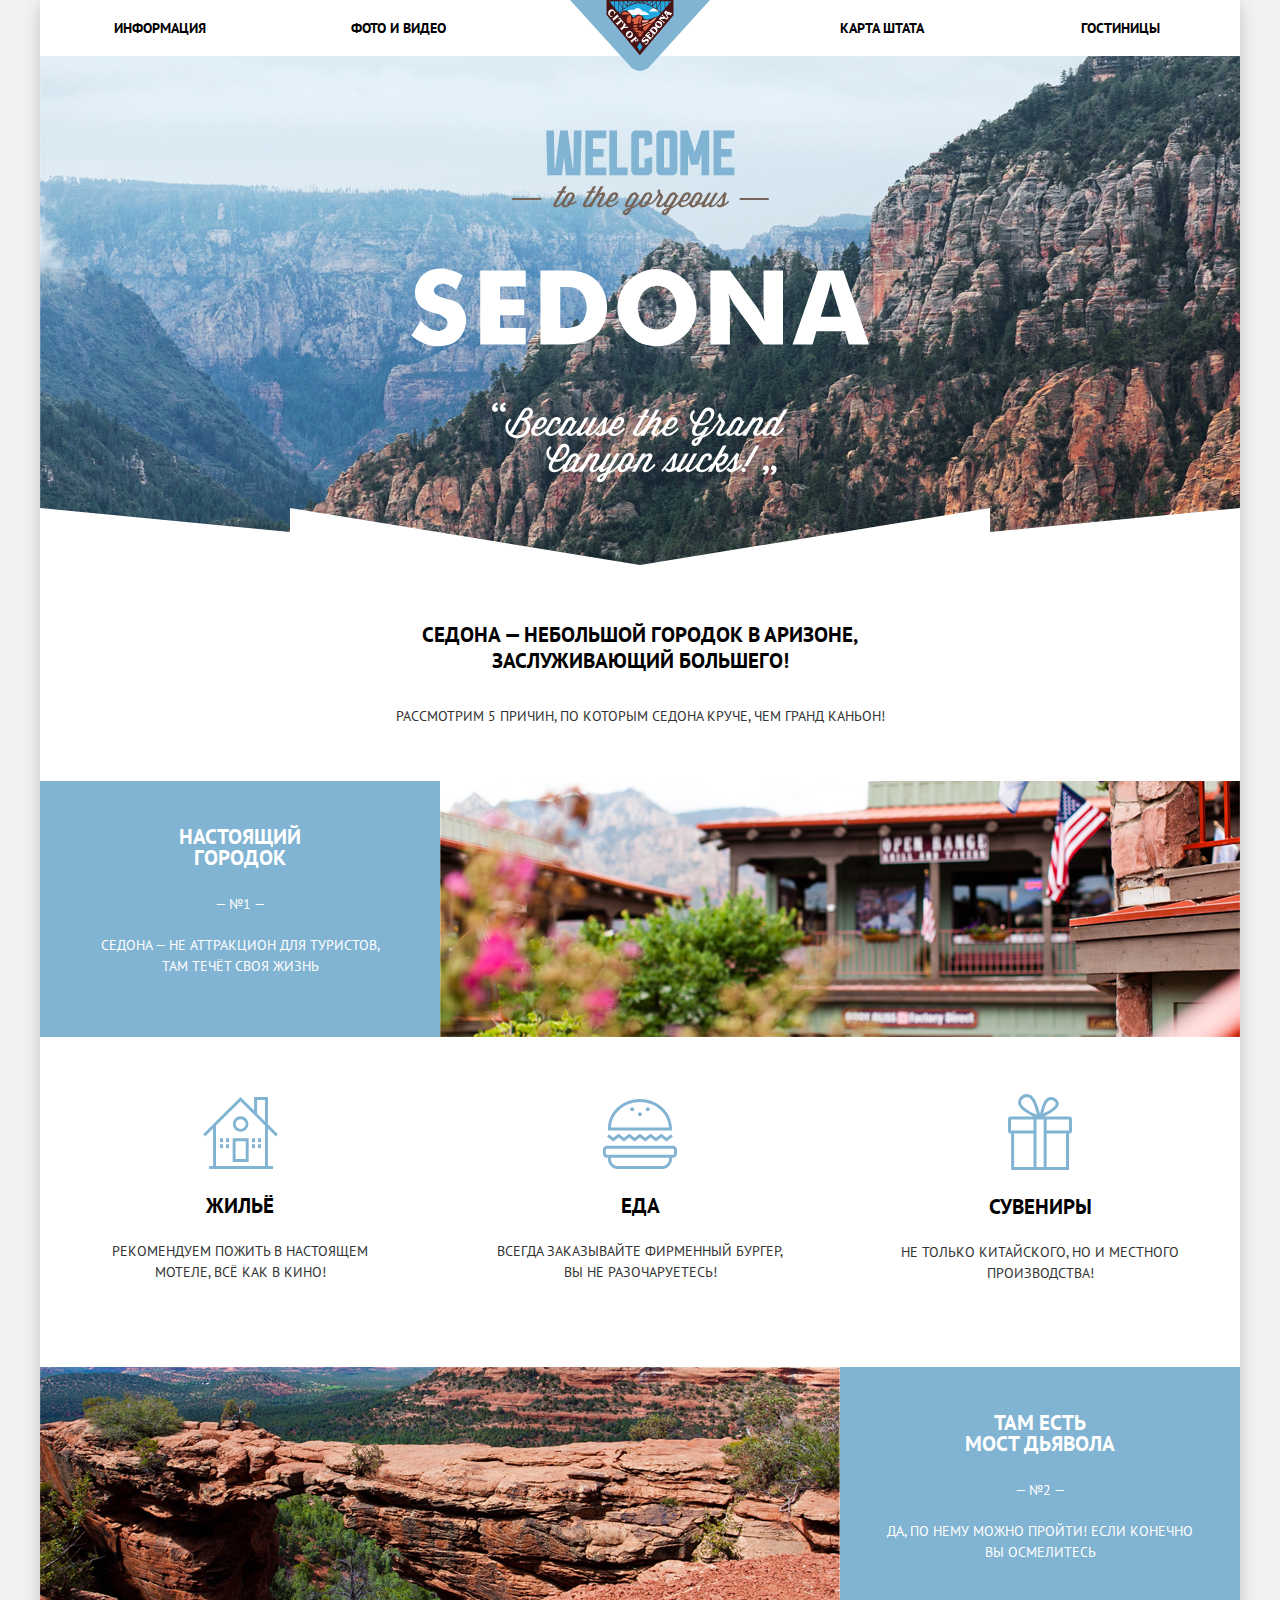
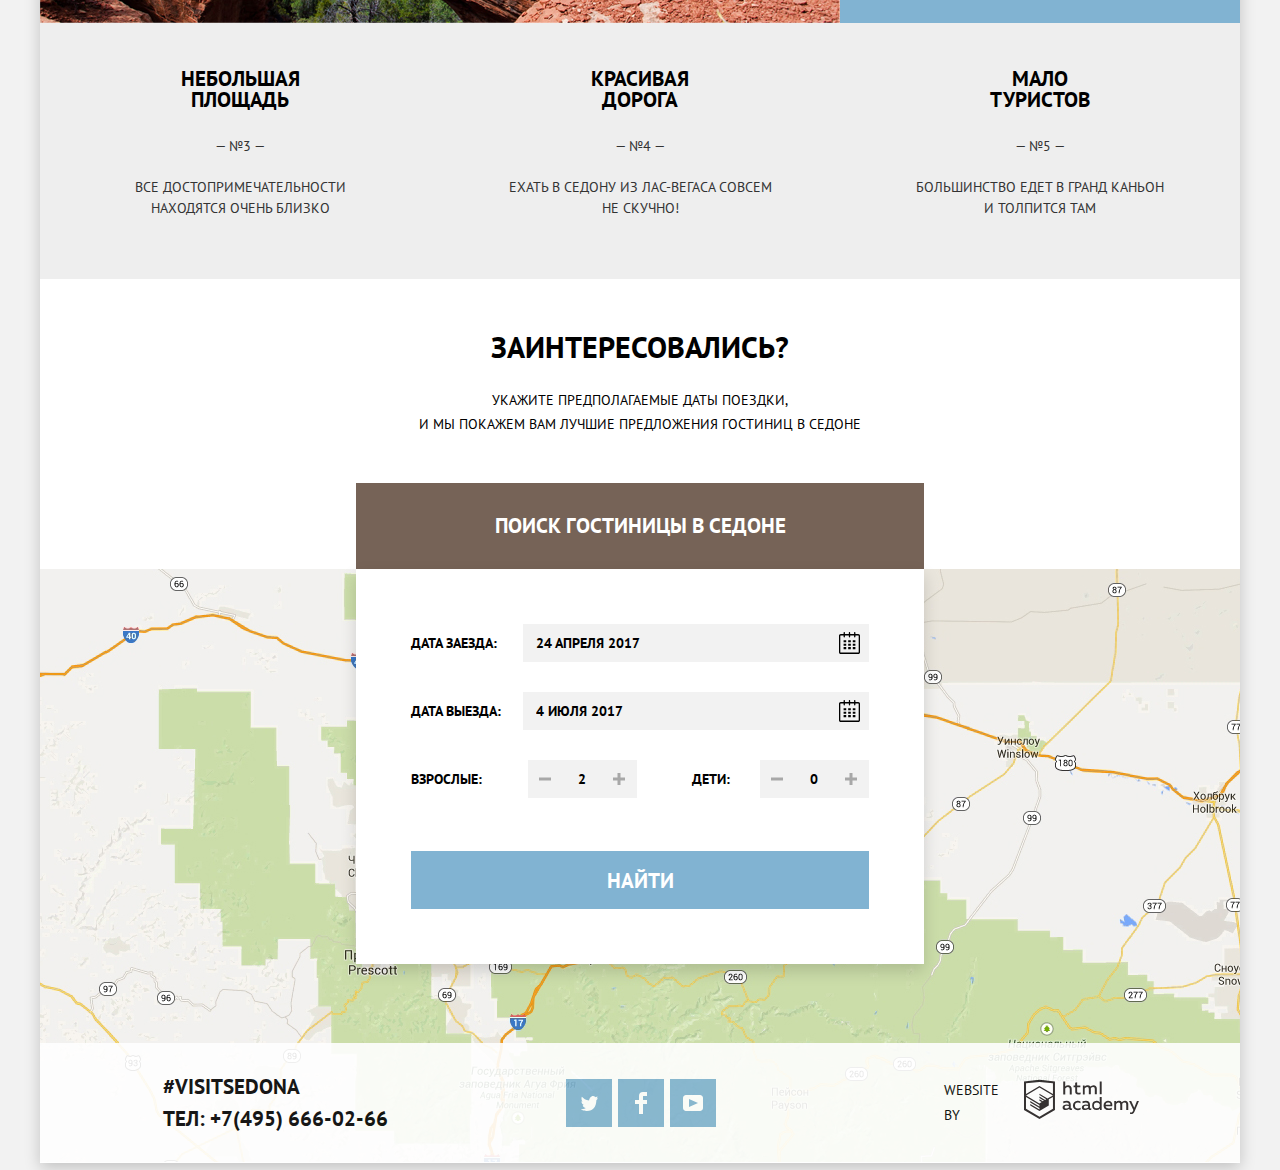
<file: index.html>
<!DOCTYPE html>
<html lang="ru">
  <head>
    <meta charset="utf-8">
    <title>Седона</title>
    <link href="https://fonts.googleapis.com/css?family=PT+Sans:400,400i,700,700i&display=swap&subset=cyrillic" rel="stylesheet">
    <link href="css/normalize-minimized.css" rel="stylesheet">
    <link href="css/style-minimized.css" rel="stylesheet">
  </head>
  <body>
    <div class="container">
      <header>
        <nav class="main-navigation">
          <img src="img/logo-sedona.svg" width="140" height="71" alt="Логотип">
          <ul class="site-navigation">
            <li><a href="#">Информация</a></li>
            <li><a href="#">Фото и видео</a></li>
            <li><a href="#">Карта штата</a></li>
            <li><a href="hotels.html">Гостиницы</a></li>
          </ul>
        </nav>
      </header>
      <main>
        <div class="welcome">
          <img src="img/welcome.svg" width="459" height="353" alt="Добро пожаловать в Седону">
        </div>
        <section class="content">
          <div class="headline-introducing">
            <h1 class="headline">Седона — небольшой городок в Аризоне, заслуживающий большего!</h1>
            <p class="introduce">Рассмотрим 5 причин, по которым Седона круче, чем гранд каньон!</p>
          </div>
          <ol class="reasons">
            <li class="real-city">
              <div class="description">
                <h3 class="reason-headline">Настоящий городок</h3>
                <span class="reason-number">№1</span>
                <p class="reason-essence">Седона — не аттракцион для туристов, там течёт своя жизнь</p>
              </div>
              <p class="description-image"><img src="img/sedona-city.jpg" width="800" height="256" alt="Город Седона"></p>
            </li>
            <li>
              <ul class="additional-reasons">
                <li class="lodging">
                  <h4 class="reason-headline">Жильё</h4>
                  <p class="reason-essence">Рекомендуем пожить в настоящем мотеле, всё как в кино!</p>
                </li>
                <li class="food">
                  <h4 class="reason-headline">Еда</h4>
                  <p class="reason-essence">Всегда заказывайте фирменный бургер, вы не разочаруетесь!</p>
                </li>
                <li class="souvenirs">
                  <h4 class="reason-headline">Сувениры</h4>
                  <p class="reason-essence">Не только китайского, но и местного производства!</p>
                </li>
              </ul>
            </li>
            <li class="devils-bridge">
              <div class="description">
                <h3 class="reason-headline">Там есть<br>Мост дьявола</h3>
                <span class="reason-number">№2</span>
                <p class="reason-essence">Да, по нему можно пройти! Если конечно вы осмелитесь</p>
              </div>
              <p class="description-image"><img src="img/bridge.jpg" width="800" height="256" alt="Мост Дьявола"></p>
            </li>
            <li class="small-area">
              <h3 class="reason-headline">Небольшая площадь</h3>
              <span class="reason-number">№3</span>
              <p class="reason-essence">Все достопримечательности находятся очень близко</p>
            </li>
            <li class="sightly-road">
              <h3 class="reason-headline">Красивая дорога</h3>
              <span class="reason-number">№4</span>
              <p class="reason-essence">Ехать в Седону из Лас-Вегаса совсем не скучно!</p>
            </li>
            <li class="few-tourists">
              <h3 class="reason-headline">Мало туристов</h3>
              <span class="reason-number">№5</span>
              <p class="reason-essence">Большинство едет в гранд каньон и толпится там</p>
            </li>
          </ol>
        </section>
        <section>
          <div class="form-paragraph">
            <h2 class="form-headline">Заинтересовались?</h2>
            <p class="form-description">Укажите предполагаемые даты поездки,<br>и мы покажем вам лучшие предложения гостиниц в Седоне</p>
            <a class="form-button" href="#">Поиск гостиницы в Седоне</a>
          </div>
          <form class="index-form">
            <p class="description-date">
              <label for="date-in">Дата заезда:</label>
              <input type="text" id="date-in" name="arrival-date" value="24 апреля 2017">
              <button class="calendar" type="button"></button>
            </p>
            <p class="description-date">
              <label for="date-out">Дата выезда:</label>
              <input type="text" id="date-out" name="departure-date" value="4 июля 2017">
              <button class="calendar" type="button"></button>
            </p>
            <p class="description-number">
              <label for="adults">Взрослые:</label>
              <button class="number-minus" type="button"></button>
              <input type="number" id="adults" name="amount-of-adults" min="1" step="1" value="2">
              <button class="number-plus" type="button"></button>
            </p>
            <p class="description-number">
              <label class="description-number-children" for="children">Дети:</label>
              <button class="number-minus" type="button"></button>
              <input type="number" id="children" name="amount-of-children" min="0" step="1" value="0">
              <button class="number-plus" type="button"></button>
            </p>
            <input class="submit-button" type="submit" value="Найти">
          </form>
        </section>
        <img src="img/map.jpg" width="1200" height="593" alt="Седона на карте">
      </main>
      <footer class="footer-back footer-index">
        <p class="phone">
          <b class="visit">#VisitSedona</b>
          Тел: <a href="tel:+74956660266">+7(495) 666-02-66</a>
        </p>
        <ul class="contacts">
          <li>
            <a href="#" title="Twitter">
              <svg xmlns="http://www.w3.org/2000/svg" xmlns:xlink="http://www.w3.org/1999/xlink" width="17" height="15" viewBox="0 0 17 15">
                <path d="M10.95.144c1.685-.496 2.984.27 3.577 1.179.673-.231 1.331-.481 2.011-.708a2.345 2.345 0 0 1-.857 1.768c.685.17 1.304-.491 1.304-.491-.169 1-1.006 1.788-1.563 2.024-.231 6.75-3.175 11.217-10.077 11.082h-.446c-.41 0-4.164-.46-4.898-1.887 2.271.196 3.893-.422 4.693-1.177-.96-.3-2.679-.477-2.979-2.95.349.106.564.228 1.19.119C1.705 8.247.374 7.53.448 5.33c.285.328 1.067.536 1.34.472C1.085 5.561-.182 2.442.894.85c1.818 1.854 3.735 3.606 7.152 3.773C8.254 2.33 9.183.793 10.95.144z"/>
              </svg>
            </a>
          </li>
          <li>
            <a href="#" title="Facebook">
              <svg xmlns="http://www.w3.org/2000/svg" width="12" height="22" viewBox="0 0 12 22">
                <path d="M12 4V0H8a4 4 0 0 0-4 4v4H0v4h4v10h4V12h4V8H8V4h4z"/>
              </svg>
            </a>
          </li>
          <li>
            <a href="#" title="YouTube">
              <svg xmlns="http://www.w3.org/2000/svg" xmlns:xlink="http://www.w3.org/1999/xlink" width="20" height="16" viewBox="0 0 20 16">
                <path d="M17 0H3C1.35 0 0 1.35 0 3v10c0 1.65 1.35 3 3 3h14c1.65 0 3-1.35 3-3V3c0-1.65-1.35-3-3-3zM6.027 11.998V4.002L15.014 8l-8.987 3.998z"/>
              </svg>
            </a>
          </li>
        </ul> 
        <p class="copyright">
          Website by
          <a href="https://htmlacademy.ru/intensive/htmlcss">
            <svg id="Layer_1" data-name="Layer 1" xmlns="http://www.w3.org/2000/svg" width="115" height="41" viewBox="0 0 108.08 36.85"><title>logo-htmlacademy-small1</title><path d="M44.61,26.88a2,2,0,0,0,.55-0.1v1.33a3.25,3.25,0,0,1-1.18.21,1.67,1.67,0,0,1-1.67-1,4.84,4.84,0,0,1-3.14,1.08c-1.51,0-2.91-.83-2.91-2.55,0-2.13,2-2.79,3.71-2.79a11.08,11.08,0,0,1,2.17.25v-0.3c0-1-.76-1.77-2.19-1.77a7.42,7.42,0,0,0-3,.64v-1.7a10.21,10.21,0,0,1,3.19-.55c2.36,0,3.81,1.12,3.81,3.65v3a0.54,0.54,0,0,0,.49.59h0.17Zm-6.44-1.13A1.35,1.35,0,0,0,39.63,27h0.11a3.39,3.39,0,0,0,2.41-1V24.58a9.72,9.72,0,0,0-1.81-.21c-1,0-2.16.33-2.16,1.38h0Zm12.36-6.11a5,5,0,0,1,2.57.64V22a4.08,4.08,0,0,0-2.3-.7,2.75,2.75,0,1,0,0,5.49,5,5,0,0,0,2.43-.64v1.71a6.27,6.27,0,0,1-2.76.57A4.21,4.21,0,0,1,46,24.51q0-.21,0-0.41a4.32,4.32,0,0,1,4.18-4.46h0.38Zm12.17,7.24a2,2,0,0,0,.55-0.1v1.33a3.25,3.25,0,0,1-1.18.21,1.67,1.67,0,0,1-1.67-1,4.84,4.84,0,0,1-3.14,1.08c-1.51,0-2.91-.83-2.91-2.55,0-2.13,2-2.79,3.71-2.79a11.08,11.08,0,0,1,2.17.25v-0.3c0-1-.76-1.77-2.19-1.77a7.42,7.42,0,0,0-3,.64v-1.7a10.21,10.21,0,0,1,3.19-.55c2.36,0,3.81,1.12,3.81,3.65v3a0.54,0.54,0,0,0,.49.59h0.17Zm-6.44-1.13A1.35,1.35,0,0,0,57.73,27h0.11a3.39,3.39,0,0,0,2.41-1V24.58a9.72,9.72,0,0,0-1.81-.21c-1.06,0-2.16.33-2.16,1.38h0ZM73,16V28.2H71.35V26.88a3.88,3.88,0,0,1-3.19,1.54,4.4,4.4,0,0,1,0-8.78,3.81,3.81,0,0,1,3,1.3V16H73Zm-4.53,5.22a2.76,2.76,0,1,0,0,5.52A2.86,2.86,0,0,0,71.15,25V23A2.91,2.91,0,0,0,68.49,21.27ZM79,19.64c3.31,0,4.46,2.68,3.92,5.09H76.7c0.21,1.5,1.67,2.11,3.19,2.11a6.11,6.11,0,0,0,2.64-.59v1.6a7.14,7.14,0,0,1-3,.57C77,28.42,74.78,27,74.78,24a4.18,4.18,0,0,1,4-4.39H79Zm0.09,1.54a2.28,2.28,0,0,0-2.44,2.1v0.06H81.3A2,2,0,0,0,79.13,21.18Zm5.73,7V19.87h1.65v1a3.81,3.81,0,0,1,2.78-1.27A2.86,2.86,0,0,1,91.89,21a4.12,4.12,0,0,1,2.91-1.33A3.06,3.06,0,0,1,98,23V28.2h-1.9V23.05a1.59,1.59,0,0,0-1.42-1.75H94.42a2.8,2.8,0,0,0-2.07,1.12V28.2h-1.9V23.05A1.59,1.59,0,0,0,89,21.31H88.8a3,3,0,0,0-2.21,1.29v5.63H84.86Zm21.31-8.33h1.9l-3.91,9.46c-0.9,2.17-2.09,2.86-3.35,2.86a4.76,4.76,0,0,1-1.1-.14V30.46a2.86,2.86,0,0,0,.85.12c0.9,0,1.58-.64,2.07-1.9l0.17-.42-4-8.4h2l2.86,6.29ZM38.73,1.46V6.22a3.81,3.81,0,0,1,2.7-1.14,3.25,3.25,0,0,1,3.44,3.4v5.15H43V8.72a1.81,1.81,0,0,0-1.61-2h-0.3a2.93,2.93,0,0,0-2.32,1.39v5.52h-1.9V1.46h1.9ZM49.94,2.31v3h3V6.91h-3v3.81c0,1.1.5,1.46,1.58,1.46a4.49,4.49,0,0,0,1.69-.33v1.6A6.8,6.8,0,0,1,51,13.8a2.55,2.55,0,0,1-2.86-2.74V6.89H46.58V5.26h1.5V2.74Zm5.4,11.31V5.28H57v1A3.81,3.81,0,0,1,59.77,5a2.86,2.86,0,0,1,2.6,1.33A4.12,4.12,0,0,1,65.28,5,3.06,3.06,0,0,1,68.44,8.4v5.21h-1.9V8.46a1.59,1.59,0,0,0-1.42-1.75H64.89a2.8,2.8,0,0,0-2.07,1.12v5.78h-1.9V8.46A1.59,1.59,0,0,0,59.5,6.71H59.27A3,3,0,0,0,57.06,8v5.63H55.34ZM71.17,1.45H73V13.6H71.17V1.45ZM14.71,0H14.55L0,1.54V28.21l14.55,8.66,14.55-8.66V1.54Zm12.5,27.1L14.55,34.64,1.9,27.12V16.18l12.59,7.5V25L5.86,19.9v1.31l8.68,5.21v1.39L5.87,22.65V24l8.68,5.21,8.75-5.24V18.31L27.2,16V27.12Zm0-12.53-3.48,2-1.6,1L14.51,13v1.31L21,18.23H21l-0.14.09-1,.54-5.37-3.2V17l4.24,2.52-1,.67-3.2-1.9v1.31l2.1,1.24L14.5,22.1,2,14.65,14.51,7.11Zm0-1.32L14.49,5.76,1.91,13.25v-10L14.56,1.92,27.21,3.25v10h0Z" transform="translate(0 -0.02)"/></svg>
          </a>  
        </p>
      </footer>
    </div>
  </body>
</html>
</file>
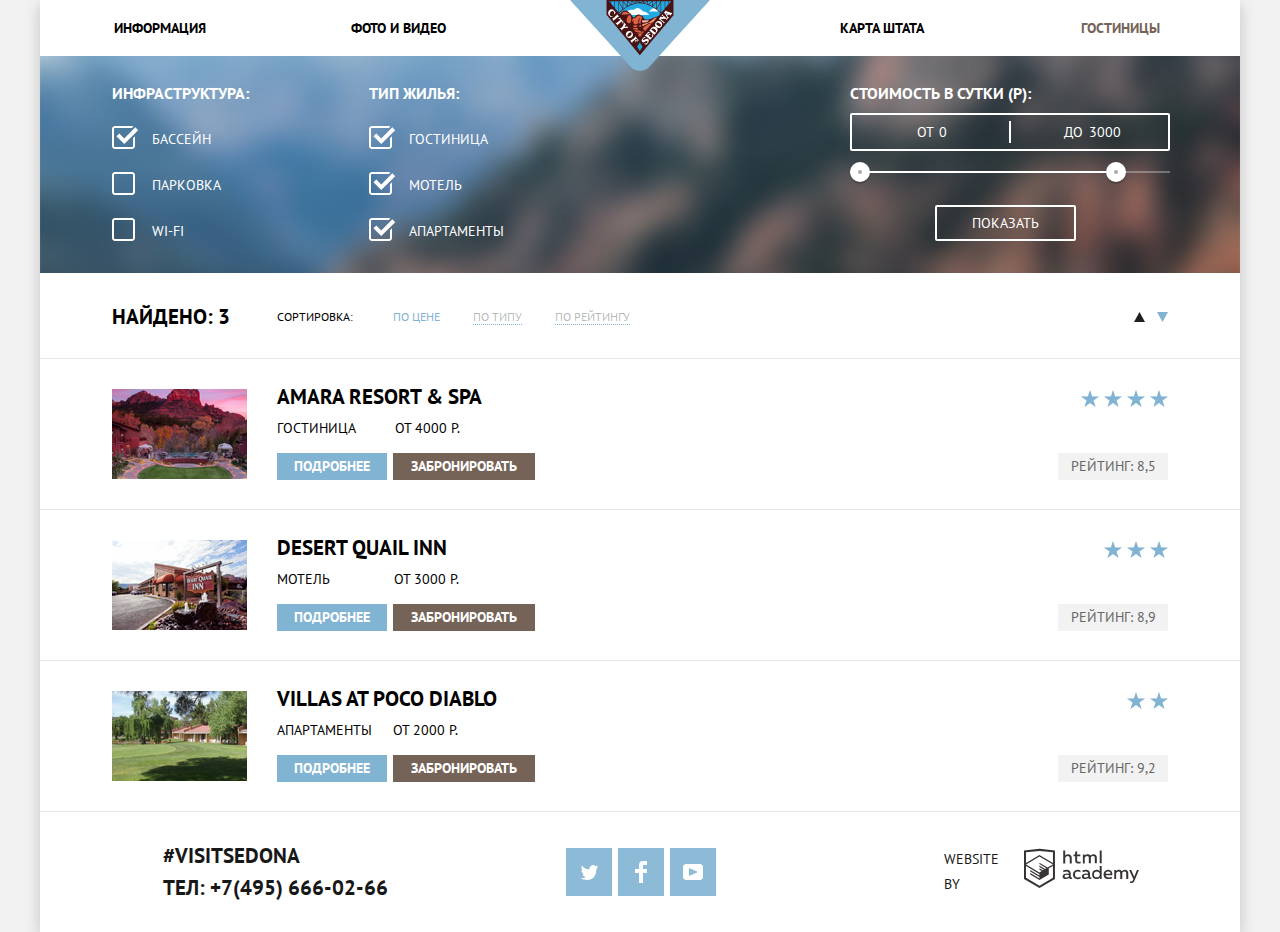
<file: hotels.html>
<!DOCTYPE html>
<html lang="ru">
  <head>
    <meta charset="utf-8">
    <title>Отели Седоны</title>
    <link href="https://fonts.googleapis.com/css?family=PT+Sans:400,400i,700,700i&display=swap&subset=cyrillic" rel="stylesheet">
    <link href="css/normalize.css" rel="stylesheet">
    <link href="css/style.css" rel="stylesheet">
  </head>
  <body>
    <div class="container">
      <header>
        <nav class="main-navigation">
          <a href="index.html">
            <img src="img/logo-sedona.svg" width="140" height="71" alt="Логотип">
          </a>
          <ul class="site-navigation">
            <li><a href="#">Информация</a></li>
            <li><a href="#">Фото и видео</a></li>
            <li><a href="#">Карта штата</a></li>
            <li><a class="active" href="#">Гостиницы</a></li>
          </ul>
        </nav>
      </header>
      <main>
        <form class="filter">
          <fieldset class="filter-infrastructure">
            <legend class="infrastructure">Инфраструктура:</legend>
            <p>
              <input type="checkbox" id="pool" class="check-box visually-hidden" name="infrastructure-pool" checked>
              <label for="pool">Бассейн</label>
            </p>
            <p>
              <input type="checkbox" id="parking" class="check-box visually-hidden" name="infrastructure-parking">
              <label for="parking">Парковка</label>
            </p>
            <p>
              <input type="checkbox" id="wi-fi" class="check-box visually-hidden" name="infrastructure-wi-fi">
              <label for="wi-fi">Wi-Fi</label>
            </p>
          </fieldset>
          <fieldset class="filter-type-of-housing">
            <legend class="type-of-housing">Тип жилья:</legend>
            <p>
              <input type="checkbox" id="hotel" class="check-box visually-hidden" name="type-hotel" checked>
              <label for="hotel">Гостиница</label>
            </p>
            <p>
              <input type="checkbox" id="motel" class="check-box visually-hidden" name="type-motel" checked>
              <label for="motel">Мотель</label>
            </p>
            <p>
              <input type="checkbox" id="apartments" class="check-box visually-hidden" name="type-apartments" checked>
              <label for="apartments">Апартаменты</label>
            </p>
          </fieldset>
          <div class="filter-range">
            <div class="filter-range-title">Стоимость в сутки (р):</div>
            <div class="price-controls">
              <label class="min-price">от <input type="number" name="min-price" value="0"></label>
              <label class="max-price">до <input type="number" name="max-price" value="3000"></label>
            </div>
            <div class="range-controls">
              <div class="scale">
                <div class="bar"></div>
              </div>
              <div class="range-toggle range-toggle-min"></div>
              <div class="range-toggle range-toggle-max"></div>
            </div>
            <button class="btn-transparent" type="submit">Показать</button>
          </div>
        </form>
        <div class="filter-string">
          <b class="founded">Найдено: 3</b>
          <span class="sort">Сортировка:</span>
          <ul class="sorting-filter">
            <li><a class="active" href="#">по цене</a></li>
            <li><a href="#">по типу</a></li>
            <li><a href="#">по рейтингу</a></li>
          </ul>
          <a class="arrow-up" type="button"></a>
          <a class="arrow-down active-arrow-down" type="button"></a>
        </div>
          <article class="hotel-card">
            <img src="img/amara-resort-spa.jpg" width="135" height="90" alt="Фото отеля Amara Resort & Spa">
            <div class="hotel-info">
              <h2 class="head-hotel-name"><a class="hotel-name" href="#">Amara Resort & Spa</a></h2>
              <p class="hotel-text"><span class="hotel">Гостиница</span>От 4000 р.</p>
              <ul class="hotel-button">
                <li><a class="detail-button" href="#">Подробнее</a></li>
                <li><a class="book-button" href="#">Забронировать</a></li>
              </ul>
            </div>
            <div class="hotel-rating">
              <ul class="hotel-stars">
                <li><img src="img/star.svg" width="18" height="17" alt="1 звезда"></li>
                <li><img src="img/star.svg" width="18" height="17" alt="2 звезды"></li>
                <li><img src="img/star.svg" width="18" height="17" alt="3 звезды"></li>
                <li><img src="img/star.svg" width="18" height="17" alt="4 звезды"></li>
              </ul>
              <p class="rating">Рейтинг: 8,5</p>
            </div>
          </article>
          <article  class="hotel-card">
            <img src="img/desert-quail-inn.jpg" width="135" height="90" alt="Фото отеля Desert Quail Inn">
            <div class="hotel-info">
              <h2 class="head-hotel-name"><a class="hotel-name" href="#">Desert Quail Inn</a></h2>  
              <p class="hotel-text"><span class="motel">Мотель</span>От 3000 р.</p>
              <ul class="hotel-button">
                <li><a class="detail-button" href="#">Подробнее</a></li>
                <li><a class="book-button" href="#">Забронировать</a></li>
              </ul>
            </div>
            <div class="hotel-rating">
              <ul class="hotel-stars">
                <li><img src="img/star.svg" width="18" height="17" alt="1 звезда"></li>
                <li><img src="img/star.svg" width="18" height="17" alt="2 звезды"></li>
                <li><img src="img/star.svg" width="18" height="17" alt="3 звезды"></li>
              </ul>
              <p class="rating">Рейтинг: 8,9</p>
            </div>
          </article>
          <article class="hotel-card">
            <img src="img/villas-at-poco-diablo.jpg" width="135" height="90" alt="Фото отеля Villas at Poco Diablo">
            <div class="hotel-info">
              <h2 class="head-hotel-name"><a class="hotel-name" href="#">Villas at Poco Diablo</a></h2>
              <p class="hotel-text"><span class="apartments">Апартаменты</span>От 2000 р.</p>
              <ul class="hotel-button">
                <li><a class="detail-button" href="#">Подробнее</a></li>
                <li><a class="book-button" href="#">Забронировать</a></li>
              </ul>
            </div>
            <div class="hotel-rating">
              <ul class="hotel-stars">
                <li><img src="img/star.svg" width="18" height="17" alt="1 звезда"></li>
                <li><img src="img/star.svg" width="18" height="17" alt="2 звезды"></li>
              </ul>
              <p class="rating">Рейтинг: 9,2</p>
            </div>
          </article>
      </main>
      <footer class="footer-back">
        <p class="phone">
          #VisitSedona<br>
          Тел: <a href="tel:+74956660266">+7(495) 666-02-66</a>
        </p>
        <ul class="contacts">
          <li>
            <a href="#" title="Twitter">
              <svg class="twitter-logo" xmlns="http://www.w3.org/2000/svg" xmlns:xlink="http://www.w3.org/1999/xlink" width="17" height="15" viewBox="0 0 17 15">
                <path d="M10.95.144c1.685-.496 2.984.27 3.577 1.179.673-.231 1.331-.481 2.011-.708a2.345 2.345 0 0 1-.857 1.768c.685.17 1.304-.491 1.304-.491-.169 1-1.006 1.788-1.563 2.024-.231 6.75-3.175 11.217-10.077 11.082h-.446c-.41 0-4.164-.46-4.898-1.887 2.271.196 3.893-.422 4.693-1.177-.96-.3-2.679-.477-2.979-2.95.349.106.564.228 1.19.119C1.705 8.247.374 7.53.448 5.33c.285.328 1.067.536 1.34.472C1.085 5.561-.182 2.442.894.85c1.818 1.854 3.735 3.606 7.152 3.773C8.254 2.33 9.183.793 10.95.144z"/>
              </svg>
            </a>
          </li>
          <li>
            <a href="#" title="Facebook">
              <svg class="facebook-logo" xmlns="http://www.w3.org/2000/svg" width="12" height="22" viewBox="0 0 12 22">
                <path d="M12 4V0H8a4 4 0 0 0-4 4v4H0v4h4v10h4V12h4V8H8V4h4z"/>
              </svg>
            </a>
          </li>
          <li>
            <a href="#" title="YouTube">
              <svg class="youtube-logo" xmlns="http://www.w3.org/2000/svg" xmlns:xlink="http://www.w3.org/1999/xlink" width="20" height="16" viewBox="0 0 20 16">
                <path d="M17 0H3C1.35 0 0 1.35 0 3v10c0 1.65 1.35 3 3 3h14c1.65 0 3-1.35 3-3V3c0-1.65-1.35-3-3-3zM6.027 11.998V4.002L15.014 8l-8.987 3.998z"/>
              </svg>
            </a>
          </li>
        </ul>
        <p class="copyright">
          Website by
          <a href="https://htmlacademy.ru/intensive/htmlcss">
            <svg id="Layer_1" data-name="Layer 1" xmlns="http://www.w3.org/2000/svg" width="115" height="41" viewBox="0 0 108.08 36.85"><title>logo-htmlacademy-small1</title><path d="M44.61,26.88a2,2,0,0,0,.55-0.1v1.33a3.25,3.25,0,0,1-1.18.21,1.67,1.67,0,0,1-1.67-1,4.84,4.84,0,0,1-3.14,1.08c-1.51,0-2.91-.83-2.91-2.55,0-2.13,2-2.79,3.71-2.79a11.08,11.08,0,0,1,2.17.25v-0.3c0-1-.76-1.77-2.19-1.77a7.42,7.42,0,0,0-3,.64v-1.7a10.21,10.21,0,0,1,3.19-.55c2.36,0,3.81,1.12,3.81,3.65v3a0.54,0.54,0,0,0,.49.59h0.17Zm-6.44-1.13A1.35,1.35,0,0,0,39.63,27h0.11a3.39,3.39,0,0,0,2.41-1V24.58a9.72,9.72,0,0,0-1.81-.21c-1,0-2.16.33-2.16,1.38h0Zm12.36-6.11a5,5,0,0,1,2.57.64V22a4.08,4.08,0,0,0-2.3-.7,2.75,2.75,0,1,0,0,5.49,5,5,0,0,0,2.43-.64v1.71a6.27,6.27,0,0,1-2.76.57A4.21,4.21,0,0,1,46,24.51q0-.21,0-0.41a4.32,4.32,0,0,1,4.18-4.46h0.38Zm12.17,7.24a2,2,0,0,0,.55-0.1v1.33a3.25,3.25,0,0,1-1.18.21,1.67,1.67,0,0,1-1.67-1,4.84,4.84,0,0,1-3.14,1.08c-1.51,0-2.91-.83-2.91-2.55,0-2.13,2-2.79,3.71-2.79a11.08,11.08,0,0,1,2.17.25v-0.3c0-1-.76-1.77-2.19-1.77a7.42,7.42,0,0,0-3,.64v-1.7a10.21,10.21,0,0,1,3.19-.55c2.36,0,3.81,1.12,3.81,3.65v3a0.54,0.54,0,0,0,.49.59h0.17Zm-6.44-1.13A1.35,1.35,0,0,0,57.73,27h0.11a3.39,3.39,0,0,0,2.41-1V24.58a9.72,9.72,0,0,0-1.81-.21c-1.06,0-2.16.33-2.16,1.38h0ZM73,16V28.2H71.35V26.88a3.88,3.88,0,0,1-3.19,1.54,4.4,4.4,0,0,1,0-8.78,3.81,3.81,0,0,1,3,1.3V16H73Zm-4.53,5.22a2.76,2.76,0,1,0,0,5.52A2.86,2.86,0,0,0,71.15,25V23A2.91,2.91,0,0,0,68.49,21.27ZM79,19.64c3.31,0,4.46,2.68,3.92,5.09H76.7c0.21,1.5,1.67,2.11,3.19,2.11a6.11,6.11,0,0,0,2.64-.59v1.6a7.14,7.14,0,0,1-3,.57C77,28.42,74.78,27,74.78,24a4.18,4.18,0,0,1,4-4.39H79Zm0.09,1.54a2.28,2.28,0,0,0-2.44,2.1v0.06H81.3A2,2,0,0,0,79.13,21.18Zm5.73,7V19.87h1.65v1a3.81,3.81,0,0,1,2.78-1.27A2.86,2.86,0,0,1,91.89,21a4.12,4.12,0,0,1,2.91-1.33A3.06,3.06,0,0,1,98,23V28.2h-1.9V23.05a1.59,1.59,0,0,0-1.42-1.75H94.42a2.8,2.8,0,0,0-2.07,1.12V28.2h-1.9V23.05A1.59,1.59,0,0,0,89,21.31H88.8a3,3,0,0,0-2.21,1.29v5.63H84.86Zm21.31-8.33h1.9l-3.91,9.46c-0.9,2.17-2.09,2.86-3.35,2.86a4.76,4.76,0,0,1-1.1-.14V30.46a2.86,2.86,0,0,0,.85.12c0.9,0,1.58-.64,2.07-1.9l0.17-.42-4-8.4h2l2.86,6.29ZM38.73,1.46V6.22a3.81,3.81,0,0,1,2.7-1.14,3.25,3.25,0,0,1,3.44,3.4v5.15H43V8.72a1.81,1.81,0,0,0-1.61-2h-0.3a2.93,2.93,0,0,0-2.32,1.39v5.52h-1.9V1.46h1.9ZM49.94,2.31v3h3V6.91h-3v3.81c0,1.1.5,1.46,1.58,1.46a4.49,4.49,0,0,0,1.69-.33v1.6A6.8,6.8,0,0,1,51,13.8a2.55,2.55,0,0,1-2.86-2.74V6.89H46.58V5.26h1.5V2.74Zm5.4,11.31V5.28H57v1A3.81,3.81,0,0,1,59.77,5a2.86,2.86,0,0,1,2.6,1.33A4.12,4.12,0,0,1,65.28,5,3.06,3.06,0,0,1,68.44,8.4v5.21h-1.9V8.46a1.59,1.59,0,0,0-1.42-1.75H64.89a2.8,2.8,0,0,0-2.07,1.12v5.78h-1.9V8.46A1.59,1.59,0,0,0,59.5,6.71H59.27A3,3,0,0,0,57.06,8v5.63H55.34ZM71.17,1.45H73V13.6H71.17V1.45ZM14.71,0H14.55L0,1.54V28.21l14.55,8.66,14.55-8.66V1.54Zm12.5,27.1L14.55,34.64,1.9,27.12V16.18l12.59,7.5V25L5.86,19.9v1.31l8.68,5.21v1.39L5.87,22.65V24l8.68,5.21,8.75-5.24V18.31L27.2,16V27.12Zm0-12.53-3.48,2-1.6,1L14.51,13v1.31L21,18.23H21l-0.14.09-1,.54-5.37-3.2V17l4.24,2.52-1,.67-3.2-1.9v1.31l2.1,1.24L14.5,22.1,2,14.65,14.51,7.11Zm0-1.32L14.49,5.76,1.91,13.25v-10L14.56,1.92,27.21,3.25v10h0Z" transform="translate(0 -0.02)"/></svg>
          </a>
        </p>
      </footer>
    </div>
  </body>
</html>
</file>
<file: css/style-minimized.css>
body{margin:0;padding:0;font-family:"PT Sans",Arial,sans-serif;font-size:14px;line-height:26px;color:#000;text-transform:uppercase;background-color:#f2f2f2}a{text-decoration:none}.container{width:1200px;margin:auto;padding:0;background-color:#fff;box-shadow:0 5px 15px rgba(0,1,1,.2)}.main-navigation{display:flex;font-size:14px;line-height:26px;color:#000;background-color:#fff}.main-navigation img{position:absolute;margin-left:530px;margin-right:530px}.site-navigation{display:flex;flex-wrap:wrap;list-style:none;width:1200px;margin:0;padding:0}.site-navigation li{min-width:239px;min-height:56px;text-align:center;line-height:56px}.site-navigation li:nth-child(2n){margin-left:0;margin-right:122px}.site-navigation li:nth-child(4n-1){margin-left:122px;margin-right:0}.site-navigation li:nth-child(4n){margin-left:0;margin-right:0}.site-navigation a{color:#000;font-weight:700}.site-navigation a:hover{color:#81b3d2}.site-navigation a:active{color:rgba(0,0,0,.3)}.site-navigation .active{color:#766357}.welcome{background-color:#81b3d2;background-image:url(../img/background-photo.jpg);background-repeat:no-repeat;background-position:0 -56px;padding-top:74px;padding-right:370px;padding-bottom:74px;padding-left:371px}.headline-introducing{min-height:216px;padding-top:52px;padding-right:300px;padding-bottom:50px;padding-left:300px;box-sizing:border-box;background-color:#fff}.headline{width:441px;margin-top:5px;margin-right:auto;margin-bottom:0;margin-left:auto;font-size:21px;line-height:26px;font-weight:700;text-align:center}.introduce{margin-top:29px;margin-right:auto;margin-bottom:0;margin-left:auto;text-align:center;line-height:26px;color:#333}.headline-introducing::before{position:absolute;display:inline-block;content:" ";background-image:url(../img/intro-mask.svg);background-repeat:no-repeat;width:1200px;height:59px;vertical-align:middle;margin-top:-109px;margin-left:-300px}.reasons{display:flex;flex-wrap:wrap;margin:0;padding:0;line-height:21px;text-align:center;list-style:none}.additional-reasons{display:flex;flex-wrap:wrap;margin:0;padding:0;list-style:none}.devils-bridge,.real-city{display:flex;flex-wrap:wrap;width:1200px;background-color:#81b3d2;color:#fff}.devils-bridge{flex-direction:row-reverse}.devils-bridge .description{padding-right:45px;padding-left:45px}.devils-bridge .reason-essence{width:310px}.description,.few-tourists,.sightly-road,.small-area{width:400px;min-height:256px;padding-top:45px;padding-right:60px;padding-bottom:45px;padding-left:60px;box-sizing:border-box}.real-city .description{padding-right:59px;padding-left:59px}.description h3,.few-tourists h3,.sightly-road h3,.small-area h3{width:155px;margin-top:0;margin-right:auto;margin-bottom:26px;margin-left:auto}.description p,.few-tourists p,.sightly-road p,.small-area p{width:280px;margin-top:20px;margin-right:auto;margin-bottom:0;margin-left:auto}.real-city .reason-essence{width:282px}.few-tourists .reason-essence{width:255px}.description-image{margin:0;padding:0;height:256px}.food,.lodging,.souvenirs{width:400px;min-height:330px;padding-top:60px;padding-right:55px;padding-bottom:60px;padding-left:55px;box-sizing:border-box}.few-tourists,.sightly-road,.small-area{background-color:#eee}.reason-headline{font-size:21px;font-weight:700}.few-tourists .reason-essence,.few-tourists .reason-number,.food .reason-essence,.lodging .reason-essence,.sightly-road .reason-essence,.sightly-road .reason-number,.small-area .reason-essence,.small-area .reason-number,.souvenirs .reason-essence{color:#333}.food .reason-headline,.lodging .reason-headline,.souvenirs .reason-headline{margin-top:26px;margin-right:auto;margin-bottom:0;margin-left:auto}.food .reason-essence,.lodging .reason-essence,.souvenirs .reason-essence{margin-top:25px;margin-right:auto;margin-bottom:0;margin-left:auto}.lodging::before{display:inline-block;content:"";background-image:url(../img/icon-house.svg);background-repeat:no-repeat;vertical-align:middle;width:75px;height:72px}.food::before{display:inline-block;content:"";background-image:url(../img/icon-food.svg);background-repeat:no-repeat;vertical-align:middle;width:74px;height:70px;margin-top:2px}.souvenirs::before{display:inline-block;content:"";background-image:url(../img/icon-souvenir.svg);background-repeat:no-repeat;vertical-align:middle;width:64px;height:76px;margin-top:-3px}.reason-number::before{content:" — "}.reason-number::after{content:" — "}.form-paragraph{min-height:290px;padding-top:50px;padding-right:300px;padding-bottom:0;padding-left:300px;box-sizing:border-box}.form-title{width:450px;min-height:96px;margin-top:0;margin-right:auto;margin-bottom:0;margin-left:auto;box-sizing:border-box;text-align:center}.form-headline{display:block;margin-top:0;margin-right:auto;margin-bottom:0;margin-left:auto;font-size:30px;line-height:36px;text-align:center}.form-description{margin-top:23px;margin-right:auto;margin-bottom:0;margin-left:auto;line-height:24px;text-align:center}.form-button{display:block;margin-top:47px;margin-right:auto;margin-bottom:0;margin-left:auto;width:568px;line-height:86px;color:#fff;font-size:21px;text-align:center;background-color:#766357;font-weight:700}.form-button:hover{background-color:#604e43}.form-button:active{color:rgba(255,255,255,.3);background-color:#503e33}.index-form{position:absolute;display:flex;flex-wrap:wrap;justify-content:space-between;width:568px;min-height:395px;margin-top:0;margin-right:316px;margin-bottom:0;margin-left:316px;padding:55px;box-sizing:border-box;font-weight:700;background-color:#fff;box-shadow:0 7px 15px rgba(0,1,1,.15)}.description-date{display:flex;align-items:center;height:38px;width:458px;margin:0;margin-bottom:30px}.description-number{display:flex;height:38px;align-items:center;width:226px;margin:0;margin-bottom:53px;box-sizing:border-box}.description-date label{display:block;width:95px;padding-right:17px}.description-number label{display:block;width:95px;padding-right:30px}.description-date input{box-sizing:border-box;height:38px;width:307px;padding-right:13px;padding-left:13px}.calendar{width:39px;height:38px;margin:0;padding:0;border:none;background-color:#f2f2f2;background-image:url(../img/calendar.svg);background-position:center;background-repeat:no-repeat}.calendar:hover{background-image:url(../img/calendar-hover.svg)}.calendar:active{background-image:url(../img/calendar-active.svg)}.description-number input{box-sizing:border-box;height:38px;width:38px;min-height:38px;text-align:center;vertical-align:middle}.description-number input::-webkit-inner-spin-button,.description-number input::-webkit-outer-spin-button{-webkit-appearance:none;-moz-appearance:none;appearance:none;margin:0}.description-number input[type=number]{-webkit-appearance:textfield;-moz-appearance:textfield;appearance:textfield}.description-number-children{text-align:right}.index-form input{font:inherit;text-transform:uppercase;background-color:#f2f2f2;border:none}.index-form input:hover{background-color:#ebebeb}.index-form input:focus{background-color:#fff;border:2px solid #e5e5e5}.description-number button{outline:0;-webkit-appearance:none;-moz-appearance:none;appearance:none;background-color:#f2f2f2;border:none;align-items:center;justify-content:center;width:38px;height:38px;cursor:pointer;margin:0;position:relative}.number-minus::before{display:inline-block;position:absolute;content:"";width:12px;height:3px;vertical-align:middle;background-color:#a8a8a8;transform:translate(-50%,-50%);top:50%;left:50%}.number-plus::after,.number-plus::before{display:inline-block;position:absolute;content:"";width:12px;height:3px;vertical-align:middle;background-color:#a8a8a8;transform:translate(-50%,-50%);top:50%;left:50%}.number-plus::after{transform:translate(-50%,-50%) rotate(90deg)}.number-minus:hover::before,.number-plus:hover::after,.number-plus:hover::before{background-color:#000}.number-minus:active::before,.number-plus:active::after,.number-plus:active::before{background-color:#81b3d2}.index-form input[type=submit]{display:block;width:100%;height:58px;color:#fff;font-size:21px;line-height:58px;background-color:#81b3d2;border:none}.index-form input[type=submit]:hover{background-color:#669ec0}.index-form input[type=submit]:active{color:rgba(255,255,255,.3);background-color:#5496bd}.filter{display:flex;width:1200px;min-height:217px;padding-top:20px;padding-right:70px;padding-bottom:20px;padding-left:72px;box-sizing:border-box;background-color:#81b3d2;background-image:url(../img/background-hotels.jpg);background-repeat:no-repeat;background-position:0 -294px}.visually-hidden{position:absolute;width:1px;height:1px;margin:-1px;border:0;padding:0;clip:rect(0 0 0 0);overflow:hidden}.filter-infrastructure label,.filter-type-of-housing label{padding-left:40px;cursor:pointer}.filter-infrastructure label::before,.filter-type-of-housing label::before{position:absolute;width:23px;height:23px;content:"";margin-left:-40px;background-image:url(../img/checkbox-off.svg);background-repeat:no-repeat;background-position:center;box-sizing:border-box}.check-box:checked~label::before{width:27px;height:23px;background-image:url(../img/checkbox-on.svg)}.check-box:disabled~label::before{background-image:url(../img/checkbox-off-disabled.svg)}.check-box:checked:disabled~label::before{background-image:url(../img/checkbox-on-disabled.svg)}.check-box:focus~label::before{border:1px dotted #000}.check-box:checked:disabled~label::before{background-image:url(../img/checkbox-on-disabled.svg)}.filter-cost-per-day,.filter-infrastructure,.filter-type-of-housing{margin:0;padding:0}.filter-infrastructure,.filter-type-of-housing{border:none;margin-top:7px}.filter-type-of-housing{margin-left:120px}.filter-cost-per-day{align-self:stretch;margin-left:auto}.filter-infrastructure legend,.filter-type-of-housing legend{margin-top:0;margin-right:0;margin-bottom:22px;margin-left:0}.filter-infrastructure p,.filter-type-of-housing p{margin-top:0;margin-right:0;margin-bottom:20px;margin-left:0}.filter-infrastructure p:last-child,.filter-type-of-housing p:last-child{margin-bottom:0}.cost-per-day,.infrastructure,.type-of-housing{color:#fff;font-size:16px;line-height:21px;font-weight:700;text-align:left}.filter label{color:#fff;line-height:21px;text-align:left}.filter-range{width:320px;margin-left:auto;color:#fff;text-transform:uppercase;margin-top:7px}.filter-range-title{margin-bottom:9px;font-weight:600;font-size:16px;line-height:21px}.price-controls{position:relative;height:34px;margin-bottom:20px;font-size:0;border:2px solid #fff;border-radius:2px}.price-controls::after{content:"";position:absolute;top:50%;left:50%;width:2px;height:22px;background:#fff;transform:translate(-50%,-50%)}.price-controls label{display:inline-block;font-size:14px;line-height:34px;vertical-align:top;cursor:pointer}.price-controls .min-price{width:90px;padding-left:65px}.price-controls .max-price{width:90px;padding-left:57px}.price-controls input{width:50px;margin:0;color:inherit;font:inherit;background:0 0;border:none;height:10px;line-height:10px}.price-controls input::-webkit-inner-spin-button,.price-controls input::-webkit-outer-spin-button{-webkit-appearance:none;-moz-appearance:none;appearance:none;margin:0}.price-controls input[type=number]{-webkit-appearance:textfield;-moz-appearance:textfield;appearance:textfield}.range-controls{position:relative;margin-bottom:32px}.range-controls .scale{height:2px;background:rgba(255,255,255,.3)}.range-controls .bar{width:80%;height:2px;background:#fff}.range-toggle{position:absolute;top:-9px;width:4px;height:4px;background:#ababab;border:8px solid #fff;border-radius:50%;box-shadow:0 2px 1px 0 rgba(0,1,1,.2);cursor:pointer}.range-toggle:hover{background:#1c4f80}.range-toggle-min{left:0}.range-toggle-max{left:80%}.btn-transparent{display:block;margin:0 auto;margin-left:85px;padding:6px 35px;font-size:14px;line-height:20px;color:#fff;text-transform:uppercase;background:0 0;border:2px solid #fff;border-radius:2px;cursor:pointer}.btn-transparent:hover{color:#000;background:#fff}.filter-string{display:flex;align-items:center;width:1200px;min-height:86px;height:80px;padding-top:8px;padding-right:72px;padding-bottom:5px;padding-left:72px;border-bottom:1px solid #e5e5e5;box-sizing:border-box}.founded{margin-top:5px;margin-right:47px;margin-bottom:5px;font-size:21px;font-weight:700}.sort{margin-top:5px;margin-right:40px;margin-bottom:5px;font-size:12px;line-height:18px}.sorting-filter{display:flex;flex-wrap:wrap;align-items:center;list-style:none;margin:0;padding:0;font-size:12px;line-height:18px}.sorting-filter li{margin-top:5px;margin-right:33px;margin-bottom:5px}.sorting-filter a{color:rgba(0,0,0,.3);border-bottom:1px dotted #81b3d2}.sorting-filter a:hover{color:#81b3d2}.sorting-filter a:active{color:#000;border-bottom:none}.sorting-filter .active{color:#81b3d2;border-bottom:none}.arrow-up{margin-top:5px;margin-bottom:5px;margin-left:auto;width:11px;height:10px;border:none;background-color:transparent;background-image:url(../img/icon-up-dir.svg);background-position:center;background-repeat:no-repeat;cursor:pointer}.arrow-up:hover{background-image:url(../img/icon-up-dir-hover.svg)}.arrow-up:active{background-image:url(../img/icon-up-dir-active.svg)}.arrow-down{margin-top:5px;margin-bottom:5px;margin-left:12px;width:11px;height:10px;border:none;background-color:transparent;background-image:url(../img/icon-down-dir.svg);background-position:center;background-repeat:no-repeat;cursor:pointer}.arrow-down:hover{background-image:url(../img/icon-down-dir-hover.svg)}.arrow-down:active{background-image:url(../img/icon-down-dir-active.svg)}.active-arrow-down{background-image:url(../img/icon-down-dir-active.svg)}.active-arrow-up{background-image:url(../img/icon-up-dir-active.svg)}.hotel-card{display:flex;align-items:flex-start;padding-top:30px;padding-right:72px;padding-bottom:20px;padding-left:72px;box-sizing:border-box;width:1200px;min-height:151px;border-bottom:1px solid #e5e5e5}.hotel-card img{margin-right:30px}.head-hotel-name{margin:0;line-height:16px}.hotel-name{color:#000}.hotel-name:hover{color:#81b3d2}.hotel-name:active{color:rgba(0,0,0,.3)}.hotel-text{margin:0;margin-top:10px}.hotel{margin-right:39px}.motel{margin-right:64px}.apartments{margin-right:21px}.hotel-button{display:flex;flex-wrap:wrap;list-style:none;margin:0;padding:0}.hotel-button li{margin-top:11px;margin-right:6px;margin-bottom:0;margin-left:0}.detail-button{display:inline-block;width:110px;height:27px;color:#fff;font-weight:700;line-height:27px;background-color:#81b3d2;text-align:center;vertical-align:middle}.detail-button:hover{background-color:#669ec0}.detail-button:active{background-color:#5496bd;color:rgba(255,255,255,.3)}.book-button{display:inline-block;width:142px;height:27px;color:#fff;font-weight:700;line-height:27px;text-align:center;vertical-align:middle;background-color:#766357}.book-button:hover{background-color:#604e43}.book-button:active{color:rgba(255,255,255,.3);background-color:#503e33}.hotel-rating{margin-left:auto}.hotel-stars{display:flex;flex-direction:row-reverse;list-style:none;margin:0;padding:0;margin-bottom:47px}.hotel-stars li{width:18px;height:17px;margin-left:5px}.rating{width:110px;margin:0;color:#666;line-height:27px;text-align:center;background-color:#f2f2f2}.footer-back{display:flex;justify-content:space-between;align-items:center;min-height:120px;height:100px;background-color:#fff;opacity:.9;padding-top:0;padding-right:101px;padding-bottom:0;padding-left:123px}.footer-index{margin-top:-127px}.phone{font-size:21px;line-height:32px;font-weight:700;text-transform:uppercase}.visit{display:block}.phone a{color:#000}.contacts{display:flex;flex-wrap:wrap;list-style:none;margin-left:-44px;padding:5px}.contacts li{margin-top:5px;margin-right:6px;margin-bottom:5px;margin-left:0}.contacts a{display:flex;width:46px;height:48px;fill:#fff;background-color:#81b3d2;justify-content:center;align-items:center}.contacts a:hover{background-color:#669ec0}.contacts a:active{background-color:#5496bd;fill-opacity:.3}.copyright{display:flex;align-items:center;width:195px;line-height:25px}.copyright a{margin-left:6px;fill:#231f20}.copyright a:hover{fill:#81b3d2}.copyright a:active{fill:#bdbbbc}
</file>
<file: css/style.css>
body {
    margin: 0;
    padding: 0;
    font-family: "PT Sans", Arial, sans-serif;
    font-size: 14px;
    line-height: 26px;
    color: #000000;
    text-transform: uppercase;
    background-color: #f2f2f2;
}

a {
    text-decoration: none;
}

.container {
    width: 1200px;
    margin: auto;
    padding: 0;
    background-color: #ffffff;
    box-shadow: 0 5px 15px rgba(0, 1, 1, 0.2);
}

.main-navigation {
    display: flex;
    font-size: 14px;
    line-height: 26px;
    color: #000000;
    background-color: #ffffff;
}

.main-navigation img {
    position: absolute;
    margin-left: 530px;
    margin-right: 530px;
}

.site-navigation {
    display: flex;
    flex-wrap: wrap;
    list-style: none;
    width: 1200px;
    margin: 0px;
    padding: 0px;
}

.site-navigation li {
    min-width: 239px;
    min-height: 56px;
    text-align: center;
    line-height: 56px;
}

.site-navigation li:nth-child(2n) {
    margin-left: 0px;
    margin-right: 122px;
}

.site-navigation li:nth-child(4n-1) {
    margin-left: 122px;
    margin-right: 0px;
}

.site-navigation li:nth-child(4n) {
    margin-left: 0px;
    margin-right: 0px;
}

.site-navigation a {
    color: #000000;
    font-weight: bold;
}

.site-navigation a:hover {
    color: #81b3d2;
}

.site-navigation a:active {
    color: rgba(0, 0, 0, 0.3);
}

.site-navigation .active {
    color: #766357;
}

.welcome {
    background-color: #81b3d2;
    background-image: url("../img/background-photo.jpg");
    background-repeat: no-repeat;
    background-position: 0px -56px;
    padding-top: 74px;
    padding-right: 370px;
    padding-bottom: 74px;
    padding-left: 371px;
}

.headline-introducing {
    min-height: 216px;
    padding-top: 52px;
    padding-right: 300px;
    padding-bottom: 50px;
    padding-left: 300px;
    box-sizing: border-box;
    background-color: #ffffff;
}

.headline {
    width: 441px;
    margin-top: 5px;
    margin-right: auto;
    margin-bottom: 0px;
    margin-left: auto;
    font-size: 21px;
    line-height: 26px;
    font-weight: bold;
    text-align: center;
}

.introduce {
    margin-top: 29px;
    margin-right: auto;
    margin-bottom: 0px;
    margin-left: auto;
    text-align: center;
    line-height: 26px;
    color: #333333;
}

.headline-introducing::before {
    position: absolute;
    display: inline-block;
    content: " ";
    background-image: url("../img/intro-mask.svg");
    background-repeat: no-repeat;
    width: 1200px;
    height: 59px;
    vertical-align: middle;
    margin-top: -109px;
    margin-left: -300px;
}

.reasons {
    display: flex;
    flex-wrap: wrap;
    margin: 0;
    padding: 0;
    line-height: 21px;
    text-align: center;
    list-style: none;
}

.additional-reasons {
    display: flex;
    flex-wrap: wrap;
    margin: 0px;
    padding: 0px;
    list-style: none;
}

.real-city,
.devils-bridge {
    display: flex;
    flex-wrap: wrap;
    width: 1200px;
    background-color: #81b3d2;
    color: #ffffff;
}

.devils-bridge {
    flex-direction: row-reverse;
}

.devils-bridge .description {
    padding-right: 45px;
    padding-left: 45px;
}

.devils-bridge .reason-essence {
    width: 310px;
}

.description,
.small-area,
.sightly-road,
.few-tourists {
    width: 400px;
    min-height: 256px;
    padding-top: 45px;
    padding-right: 60px;
    padding-bottom: 45px;
    padding-left: 60px;
    box-sizing: border-box;
}

.real-city .description {
    padding-right: 59px;
    padding-left: 59px;
}

.description h3,
.small-area h3,
.sightly-road h3,
.few-tourists h3 {
    width: 155px;
    margin-top: 0px;
    margin-right: auto;
    margin-bottom: 26px;
    margin-left: auto;
}

.description p,
.small-area p,
.sightly-road p,
.few-tourists p {
    width: 280px;
    margin-top: 20px;
    margin-right: auto;
    margin-bottom: 0px;
    margin-left: auto;
}

/* IE кроссбраузерность */
.real-city .reason-essence {
    width: 282px;
}

.few-tourists .reason-essence {
    width: 255px;
}

.description-image {
    margin: 0;
    padding: 0;
    height: 256px;
}

.lodging,
.food,
.souvenirs {
    width: 400px;
    min-height: 330px;
    padding-top: 60px;
    padding-right: 55px;
    padding-bottom: 60px;
    padding-left: 55px;
    box-sizing: border-box;
}

.small-area,
.sightly-road,
.few-tourists {
    background-color: #eeeeee;
}

.reason-headline {
    font-size: 21px;
    font-weight: bold;
}

.lodging .reason-essence,
.food .reason-essence,
.souvenirs .reason-essence,
.small-area .reason-essence,
.sightly-road .reason-essence,
.few-tourists .reason-essence,
.small-area .reason-number,
.sightly-road .reason-number,
.few-tourists .reason-number {
    color: #333333;
}

.lodging .reason-headline,
.food .reason-headline,
.souvenirs .reason-headline {
    margin-top: 26px;
    margin-right: auto;
    margin-bottom: 0px;
    margin-left: auto;
}

.lodging .reason-essence,
.food .reason-essence,
.souvenirs .reason-essence {
    margin-top: 25px;
    margin-right: auto;
    margin-bottom: 0px;
    margin-left: auto;
}

.lodging::before {
    display: inline-block;
    content: "";
    background-image: url("../img/icon-house.svg");
    background-repeat: no-repeat;
    vertical-align: middle;
    width: 75px;
    height: 72px;
}

.food::before {
    display: inline-block;
    content: "";
    background-image: url("../img/icon-food.svg");
    background-repeat: no-repeat;
    vertical-align: middle;
    width: 74px;
    height: 70px;
    margin-top: 2px;
}

.souvenirs::before {
    display: inline-block;
    content: "";
    background-image: url("../img/icon-souvenir.svg");
    background-repeat: no-repeat;
    vertical-align: middle;
    width: 64px;
    height: 76px;
    margin-top: -3px;
}

.reason-number::before {
    content: " — ";
}

.reason-number::after {
    content: " — ";
}

.form-paragraph {
    min-height: 290px;
    padding-top: 50px;
    padding-right: 300px;
    padding-bottom: 0px;
    padding-left: 300px;
    box-sizing: border-box;
}

.form-title {
    width: 450px;
    min-height: 96px;
    margin-top: 0px;
    margin-right: auto;
    margin-bottom: 0px;
    margin-left: auto;
    box-sizing: border-box;
    text-align: center;
}

.form-headline {
    display: block;
    margin-top: 0px;
    margin-right: auto;
    margin-bottom: 0px;
    margin-left: auto;
    font-size: 30px;
    line-height: 36px;
    text-align: center;
}

.form-description {
    margin-top: 23px;
    margin-right: auto;
    margin-bottom: 0px;
    margin-left: auto;
    line-height: 24px;
    text-align: center;
}

.form-button {
    display: block;
    margin-top: 47px;
    margin-right: auto;
    margin-bottom: 0px;
    margin-left: auto;
    width: 568px;
    line-height: 86px;
    color: #ffffff;
    font-size: 21px;
    text-align: center;
    background-color: #766357;
    font-weight: bold;
}

.form-button:hover {
    background-color: #604e43;
}

.form-button:active {
    color: rgba(255, 255, 255, 0.3);
    background-color: #503e33;
}

.index-form {
    position: absolute;
    display: flex;
    flex-wrap: wrap;
    justify-content: space-between;
    width: 568px;
    min-height: 395px;
    margin-top: 0px;
    margin-right: 316px;
    margin-bottom: 0px;
    margin-left: 316px;
    padding: 55px;
    box-sizing: border-box;
    font-weight: bold;
    background-color: #ffffff;
    box-shadow: 0 7px 15px rgba(0, 1, 1, 0.15);
}

.description-date {
    display: flex;
    align-items: center;
    height: 38px;
    width: 458px;
    margin: 0px;
    margin-bottom: 30px;
}

.description-number {
    display: flex;
    height: 38px;
    align-items: center;
    width: 226px;
    margin: 0px;
    margin-bottom: 53px;
    box-sizing: border-box;
}

.description-date label {
    display: block;
    width: 95px;
    padding-right: 17px;
}

.description-number label {
    display: block;
    width: 95px;
    padding-right: 30px;
}

.description-date input {
    box-sizing: border-box;
    height: 38px;
    width: 307px;
    padding-right: 13px;
    padding-left: 13px;
}

.calendar {
    width: 39px;
    height: 38px;
    margin: 0px;
    padding: 0px;
    border: none;
    background-color: #f2f2f2;
    background-image: url("../img/calendar.svg");
    background-position: center;
    background-repeat: no-repeat;
}

.calendar:hover {
    background-image: url("../img/calendar-hover.svg");
}

.calendar:active {
    background-image: url("../img/calendar-active.svg");
}

.description-number input {
    box-sizing: border-box;
    height: 38px;
    width: 38px;
    min-height: 38px;
    text-align: center;
    vertical-align: middle;
}

.description-number input::-webkit-outer-spin-button,
.description-number input::-webkit-inner-spin-button {
    -webkit-appearance: none;
    -moz-appearance: none;
    appearance: none;
    margin: 0;
}

.description-number input[type=number] {
    -webkit-appearance: textfield;
    -moz-appearance: textfield;
    appearance: textfield;
  }

.description-number-children {
    text-align: right;
}

.index-form input {
    font: inherit;
    text-transform: uppercase;
    background-color: #f2f2f2;
    border: none;
}

.index-form input:hover {
    background-color: #ebebeb;
}

.index-form input:focus {
    background-color: #ffffff;
    border: 2px solid #e5e5e5;
}

.description-number button {
    outline:none;
    -webkit-appearance: none;
    -moz-appearance: none;
    appearance: none;
    background-color: #f2f2f2;
    border: none;
    align-items: center;
    justify-content: center;
    width: 38px;
    height: 38px;
    cursor: pointer;
    margin: 0;
    position: relative;
}

.number-minus::before {
    display: inline-block;
    position: absolute;
    content: "";
    width: 12px;
    height: 3px;
    vertical-align: middle;
    background-color: #a8a8a8;
    transform: translate(-50%, -50%);
    top: 50%;
    left: 50%;
}

.number-plus::before,
.number-plus::after {
    display: inline-block;
    position: absolute;
    content: "";
    width: 12px;
    height: 3px;
    vertical-align: middle;
    background-color: #a8a8a8;
    transform: translate(-50%, -50%);
    top: 50%;
    left: 50%;
}

.number-plus::after {
  transform: translate(-50%, -50%) rotate(90deg);
}

.number-minus:hover::before,
.number-plus:hover::before,
.number-plus:hover::after {
    background-color: #000000;
}

.number-minus:active::before,
.number-plus:active::before,
.number-plus:active::after {
    background-color: #81b3d2;
}

.index-form input[type="submit"] {
    display: block;
    width: 100%;
    height: 58px;
    color: #ffffff;
    font-size: 21px;
    line-height: 58px;
    background-color: #81b3d2;
    border: none;
}

.index-form input[type="submit"]:hover {
    background-color: #669ec0;
}

.index-form input[type="submit"]:active {
    color: rgba(255, 255, 255, 0.3);
    background-color: #5496bd;
}

.filter {
    display: flex;
    width: 1200px;
    min-height: 217px;
    padding-top: 20px;
    padding-right: 70px;
    padding-bottom: 20px;
    padding-left: 72px;
    box-sizing: border-box;
    background-color: #81b3d2;
    background-image: url("../img/background-hotels.jpg");
    background-repeat: no-repeat;
    background-position: 0px -294px ;
}

.visually-hidden {
    position: absolute;
    width: 1px;
    height: 1px;
    margin: -1px;
    border: 0;
    padding: 0;
    clip: rect(0 0 0 0);
    overflow: hidden;
}

.filter-infrastructure label,
.filter-type-of-housing label {
    padding-left: 40px;
    cursor: pointer;
} 

.filter-infrastructure label::before,
.filter-type-of-housing label::before {
    position: absolute;
    width: 23px;
    height: 23px;
    content: "";
    margin-left: -40px;
    background-image: url("../img/checkbox-off.svg");
    background-repeat: no-repeat;
    background-position: center;
    box-sizing: border-box;
}

.check-box:checked ~ label::before {
    width: 27px;
    height: 23px;
    background-image: url("../img/checkbox-on.svg");
}

.check-box:disabled ~ label::before {
    background-image: url("../img/checkbox-off-disabled.svg");
}

.check-box:checked:disabled ~ label::before {
    background-image: url("../img/checkbox-on-disabled.svg");
}

.check-box:focus ~ label::before {
    border: 1px dotted black;
}

.check-box:checked:disabled ~ label::before {
    background-image: url("../img/checkbox-on-disabled.svg");
}

.filter-infrastructure,
.filter-type-of-housing,
.filter-cost-per-day {
    margin: 0px;
    padding: 0px;
}

.filter-infrastructure,
.filter-type-of-housing {
    border: none;
    margin-top: 7px;
}

.filter-type-of-housing {
    margin-left: 120px;
}

.filter-cost-per-day {
    align-self: stretch;
    margin-left: auto;
}

.filter-infrastructure legend,
.filter-type-of-housing legend {
    margin-top: 0px;
    margin-right: 0px;
    margin-bottom: 22px;
    margin-left: 0px;
}

.filter-infrastructure p,
.filter-type-of-housing p {
    margin-top: 0px;
    margin-right: 0px;
    margin-bottom: 20px;
    margin-left: 0px;
}

.filter-infrastructure p:last-child,
.filter-type-of-housing p:last-child {
    margin-bottom: 0px;
}

.infrastructure,
.type-of-housing,
.cost-per-day {
    color: #ffffff;
    font-size: 16px;
    line-height: 21px;
    font-weight: bold;;
    text-align: left;
}

.filter label {
    color: #ffffff;
    line-height: 21px;
    text-align: left;
}

.filter-range {
    width: 320px;
    margin-left: auto;  
    color: #ffffff;
    text-transform: uppercase;
    margin-top: 7px;
}

.filter-range-title {
    margin-bottom: 9px;
    font-weight: 600;
    font-size: 16px;
    line-height: 21px;
}
  
.price-controls {
    position: relative;
    height: 34px;
    margin-bottom: 20px;
    font-size: 0;
    border: 2px solid #ffffff;
    border-radius: 2px;
}
  
.price-controls::after {
    content: "";
    position: absolute;
    top: 50%;
    left: 50%;
    width: 2px;
    height: 22px;
    background: #ffffff;
    transform: translate(-50%, -50%);
}
  
.price-controls label {
    display: inline-block;
    font-size: 14px;
    line-height: 34px;
    vertical-align: top;
    cursor: pointer;
}
  
.price-controls .min-price {
    width: 90px;
    padding-left: 65px;
}

.price-controls .max-price {
    width: 90px;
    padding-left: 57px;
}
  
.price-controls input {
    width: 50px;
    margin: 0;
    color: inherit;
    font: inherit;
    background: none;
    border: none;
    height: 10px;
    line-height: 10px;
}
 
.price-controls input::-webkit-outer-spin-button,
.price-controls input::-webkit-inner-spin-button {
    -webkit-appearance: none;
    -moz-appearance: none;
    appearance: none;
    margin: 0;
}

.price-controls input[type=number] {
    -webkit-appearance: textfield;
    -moz-appearance: textfield;
    appearance: textfield;
  }

.range-controls {
    position: relative;
    margin-bottom: 32px;
}
  
.range-controls .scale {
    height: 2px;
    background: rgba(255, 255, 255, 0.3);
}
  
.range-controls .bar {
    width: 80%;
    height: 2px;
    background: #ffffff;
}
  
.range-toggle {
    position: absolute;
    top: -9px;   
    width: 4px;
    height: 4px;
    background: #ababab;
    border: 8px solid #ffffff;
    border-radius: 50%;
    box-shadow: 0 2px 1px 0 rgba(0, 1, 1, 0.2);
    cursor: pointer;
}
  
.range-toggle:hover {
    background: #1c4f80;
}
  
.range-toggle-min {
    left: 0;
}
  
.range-toggle-max {
    left: 80%;
}
  
.btn-transparent {
    display: block;
    margin: 0 auto;
    margin-left: 85px;
    padding: 6px 35px;
    font-size: 14px;
    line-height: 20px;
    color: #ffffff;
    text-transform: uppercase;
    background: transparent;
    border: 2px solid #ffffff;
    border-radius: 2px;
    cursor: pointer;
}
  
.btn-transparent:hover {
    color: #000000;
    background: #ffffff;
}

.filter-string {
    display: flex;
    align-items: center;
    width: 1200px;
    min-height: 86px;
    height: 80px; /* IE кроссбраузерность */
    padding-top: 8px;;
    padding-right: 72px;
    padding-bottom: 5px;
    padding-left: 72px;
    border-bottom: 1px solid #e5e5e5;
    box-sizing: border-box;
}

.founded {
    margin-top: 5px;
    margin-right: 47px;
    margin-bottom: 5px;
    font-size: 21px;
    font-weight: bold;
}

.sort {
    margin-top: 5px;
    margin-right: 40px;
    margin-bottom: 5px;
    font-size: 12px;
    line-height: 18px;
}

.sorting-filter {
    display: flex;
    flex-wrap: wrap;
    align-items: center;
    list-style: none;
    margin: 0px;
    padding: 0px;
    font-size: 12px;
    line-height: 18px;
}

.sorting-filter li {
    margin-top: 5px;
    margin-right: 33px;
    margin-bottom: 5px;
}

.sorting-filter a {
    color: rgba(0, 0, 0, 0.3);
    border-bottom: 1px dotted #81b3d2;
}

.sorting-filter a:hover {
    color: #81b3d2;
}

.sorting-filter a:active {
    color: #000000;
    border-bottom: none;
}

.sorting-filter .active {
    color: #81b3d2;
    border-bottom: none;
}

.arrow-up {
    margin-top: 5px;
    margin-bottom: 5px;
    margin-left: auto;
    width: 11px;
    height: 10px;
    border:none;
    background-color: transparent;
    background-image: url("../img/icon-up-dir.svg");
    background-position: center;
    background-repeat: no-repeat;
    cursor: pointer;
}

.arrow-up:hover {
    background-image: url("../img/icon-up-dir-hover.svg");
}

.arrow-up:active {
    background-image: url("../img/icon-up-dir-active.svg");
}

.arrow-down {
    margin-top: 5px;
    margin-bottom: 5px;
    margin-left: 12px;
    width: 11px;
    height: 10px;
    border:none;
    background-color: transparent;
    background-image: url("../img/icon-down-dir.svg");
    background-position: center;
    background-repeat: no-repeat;
    cursor: pointer;
}

.arrow-down:hover {
    background-image: url("../img/icon-down-dir-hover.svg");
}

.arrow-down:active {
    background-image: url("../img/icon-down-dir-active.svg");
}

.active-arrow-down {
    background-image: url("../img/icon-down-dir-active.svg");
}

.active-arrow-up {
    background-image: url("../img/icon-up-dir-active.svg");
}

.hotel-card {
    display: flex;
    align-items: flex-start;
    padding-top: 30px;
    padding-right: 72px;
    padding-bottom: 20px;
    padding-left: 72px;
    box-sizing: border-box;
    width: 1200px;
    min-height: 151px;
    border-bottom: 1px solid #e5e5e5;
}

.hotel-card img {
    margin-right: 30px;
}

.head-hotel-name {
    margin: 0px;
    line-height: 16px;
}

.hotel-name {
    color: #000000;
}

.hotel-name:hover {
    color: #81b3d2;
}

.hotel-name:active {
    color: rgba(0, 0, 0, 0.3);
}

.hotel-text {
    margin: 0px;
    margin-top: 10px;
}

.hotel {
    margin-right: 39px;
}

.motel {
    margin-right: 64px;
}

.apartments {
    margin-right: 21px;
}

.hotel-button {
    display: flex;
    flex-wrap: wrap;
    list-style: none;
    margin: 0px;
    padding: 0px;
}

.hotel-button li {
    margin-top: 11px;
    margin-right: 6px;
    margin-bottom: 0px;
    margin-left: 0px;
}

.detail-button {
    display: inline-block;
    width: 110px;
    height: 27px;
    color: #ffffff;
    font-weight: bold;
    line-height: 27px;
    background-color: #81b3d2;
    text-align: center;
    vertical-align: middle;
}

.detail-button:hover {
    background-color: #669ec0;
}

.detail-button:active {
    background-color: #5496bd;
    color: rgba(255, 255, 255, 0.3);
}

.book-button {
    display: inline-block;
    width: 142px;
    height: 27px;
    color: #ffffff;
    font-weight: bold;
    line-height: 27px;
    text-align: center;
    vertical-align: middle;
    background-color: #766357;
}

.book-button:hover {
    background-color: #604e43;
}

.book-button:active {
    color: rgba(255, 255, 255, 0.3);
    background-color: #503e33;
}

.hotel-rating {
    margin-left: auto;
}

.hotel-stars {
    display: flex;
    flex-direction: row-reverse;
    list-style: none;
    margin: 0px;
    padding: 0px;
    margin-bottom: 47px;
}

.hotel-stars li {
    width: 18px;
    height: 17px;
    margin-left: 5px;
}

.rating {
    width: 110px;
    margin: 0px;
    color: #666666;
    line-height: 27px;
    text-align: center;
    background-color: #f2f2f2;
}

.footer-back {
    display: flex;
    justify-content: space-between;
    align-items: center;
    min-height: 120px;
    height: 100px; /* IE кроссбраузерность */
    background-color: #ffffff;
    opacity: 0.9;
    padding-top: 0px;
    padding-right: 101px;
    padding-bottom: 0px;
    padding-left: 123px;;
}

.footer-index {
    margin-top: -127px;
}

.phone {
    font-size: 21px;
    line-height: 32px;
    font-weight: 700;
    text-transform: uppercase;
}

.visit {
    display: block;
}

.phone a {
    color: #000000;
}

.contacts {
    display: flex;
    flex-wrap: wrap;
    list-style: none;
    margin-left: -44px;
    padding: 5px;
}

.contacts li {
    margin-top: 5px;
    margin-right: 6px;
    margin-bottom: 5px;
    margin-left: 0px;
}

.contacts a {
    display: flex;
    width: 46px;
    height: 48px;
    fill: #ffffff;
    background-color: #81b3d2;;
    justify-content: center;
    align-items: center;
}

.contacts a:hover {
    background-color: #669ec0;
}

.contacts a:active {
    background-color: #5496bd;
    fill-opacity: 0.3;
}

.copyright {
    display: flex;
    align-items: center;
    width: 195px;
    line-height: 25px;
}

.copyright a {
    margin-left: 6px;
    fill: #231f20;
}

.copyright a:hover {
    fill: #81b3d2;
}

.copyright a:active {
    fill: #bdbbbc;
}
</file>
